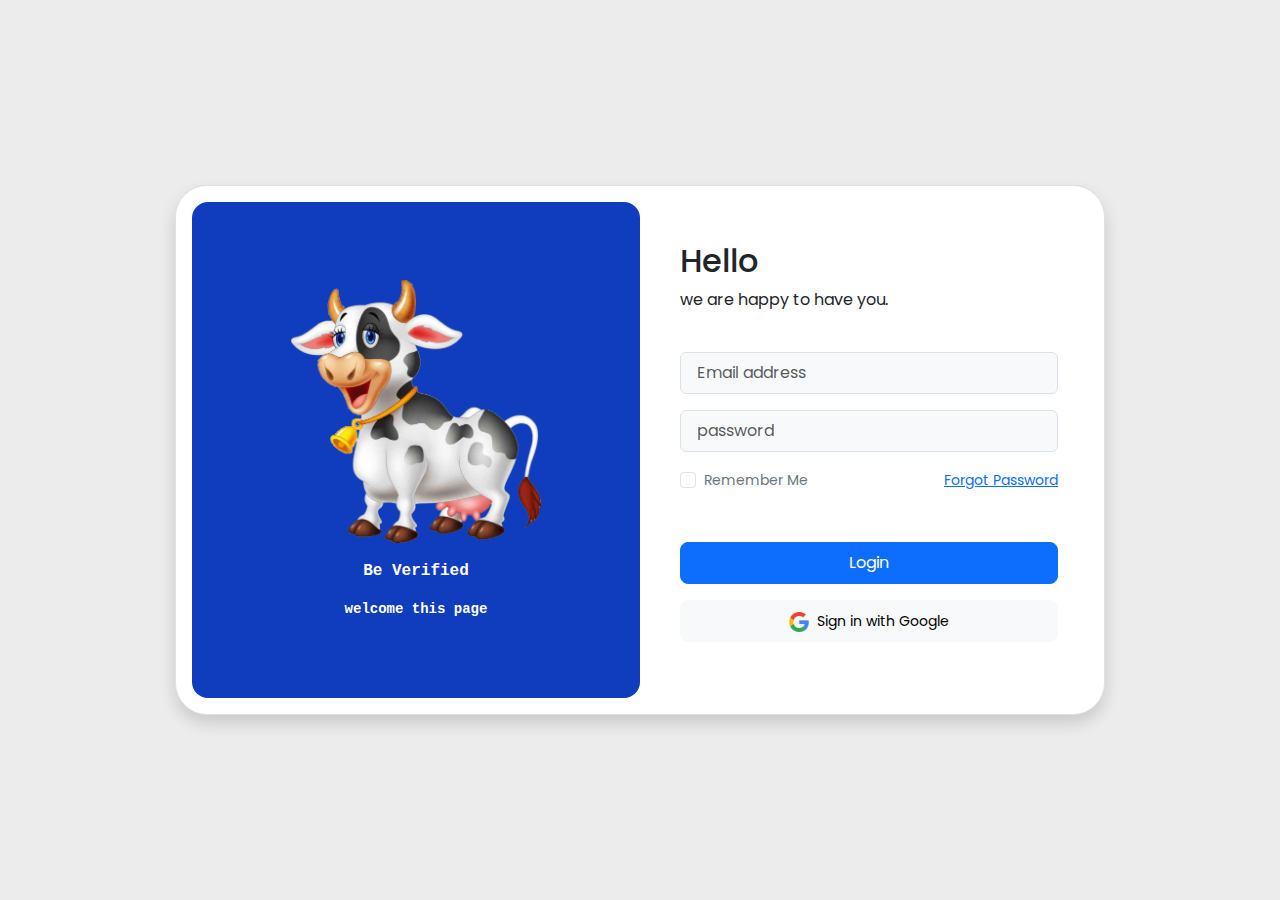
<file: client/views/index.html>
<!DOCTYPE html>
<html lang="en">
<head>
    <meta charset="UTF-8">
    <meta name="viewport" content="width=device-width, initial-scale=1.0">
    <title>Document</title>
    <link href="https://cdn.jsdelivr.net/npm/bootstrap@5.3.3/dist/css/bootstrap.min.css" rel="stylesheet" integrity="sha384-QWTKZyjpPEjISv5WaRU9OFeRpok6YctnYmDr5pNlyT2bRjXh0JMhjY6hW+ALEwIH" crossorigin="anonymous">
    <link rel="stylesheet" href="../public/css/index.css">
</head>
<body>
       
    <div class="container d-flex justify-content-center align-items-center min-vh-100 ">
        
        <div class="row border rounded-5 p-3 bg-white shadow box-area">
        
            <div class="col-md-6 rounded-4 d-flex justify-content-center align-items-center flex-column left-box" style="background: #103cbe;">
                <div class="featured-image mb-3">
                    <img src="../public/images/2.png" class="image-fluid" style="width: 250px;">
                </div>
                <p class="text-white fs-lg-3" style="font-family: 'Courier New', Courier, monospace; font-weight: 600;">Be Verified</p>
                <small class="text-white text-wrap text-center" style="font-family: 'Courier New', Courier, monospace; font-weight: 600;">welcome this page</small>
            </div>

            <div class="col-md-6 right-box">
                <div class="row align-items-center">
                    <div class="header-text mb-4">
                        <h2>Hello</h2>
                        <p>we are happy to have you.</p>
                    </div>
                    <div class="input-group mb-3">
                        <input type="text" class="form-control form-control-lg bg-light rounded fs-6" name="email" placeholder="Email address">
                        <p></p>
                    </div>
                    <div class="input-group mb-3">
                        <input type="password" class="form-control form-control-lg bg-light rounded fs-6" name="password" placeholder="password">
                        <p></p>
                    </div>
                    <div class="input-group mb-5 d-flex justify-content-between">
                        <div class="form-check">
                            <input type="checkbox" class="form-check-input" id="formCheck">
                            <label for="formCheck" class="form-check-label text-secondary"><small>Remember Me</small></label>
                        </div>
                        <div class="forgot">
                            <small><a href="#">Forgot Password</a></small>
                        </div>
                    </div>
                    <div class="input-group mb-3">
                        <button class="btn btn-lg btn-primary w-100 fs-6" >Login</button>
                    </div>
                    <div class="input-group mb-3">
                        <button class="btn btn-lg btn-light w-100 fs-6" ><img src="../public/images/google.png" style="width: 20px;" class="me-2"><small>Sign in with Google</small></button>
                    </div>
                   
                </div>
            </div>
        </div>

    </div>
    

    <script src="https://cdn.jsdelivr.net/npm/bootstrap@5.3.3/dist/js/bootstrap.bundle.min.js" integrity="sha384-YvpcrYf0tY3lHB60NNkmXc5s9fDVZLESaAA55NDzOxhy9GkcIdslK1eN7N6jIeHz" crossorigin="anonymous"></script>
</body>
</html>
</file>
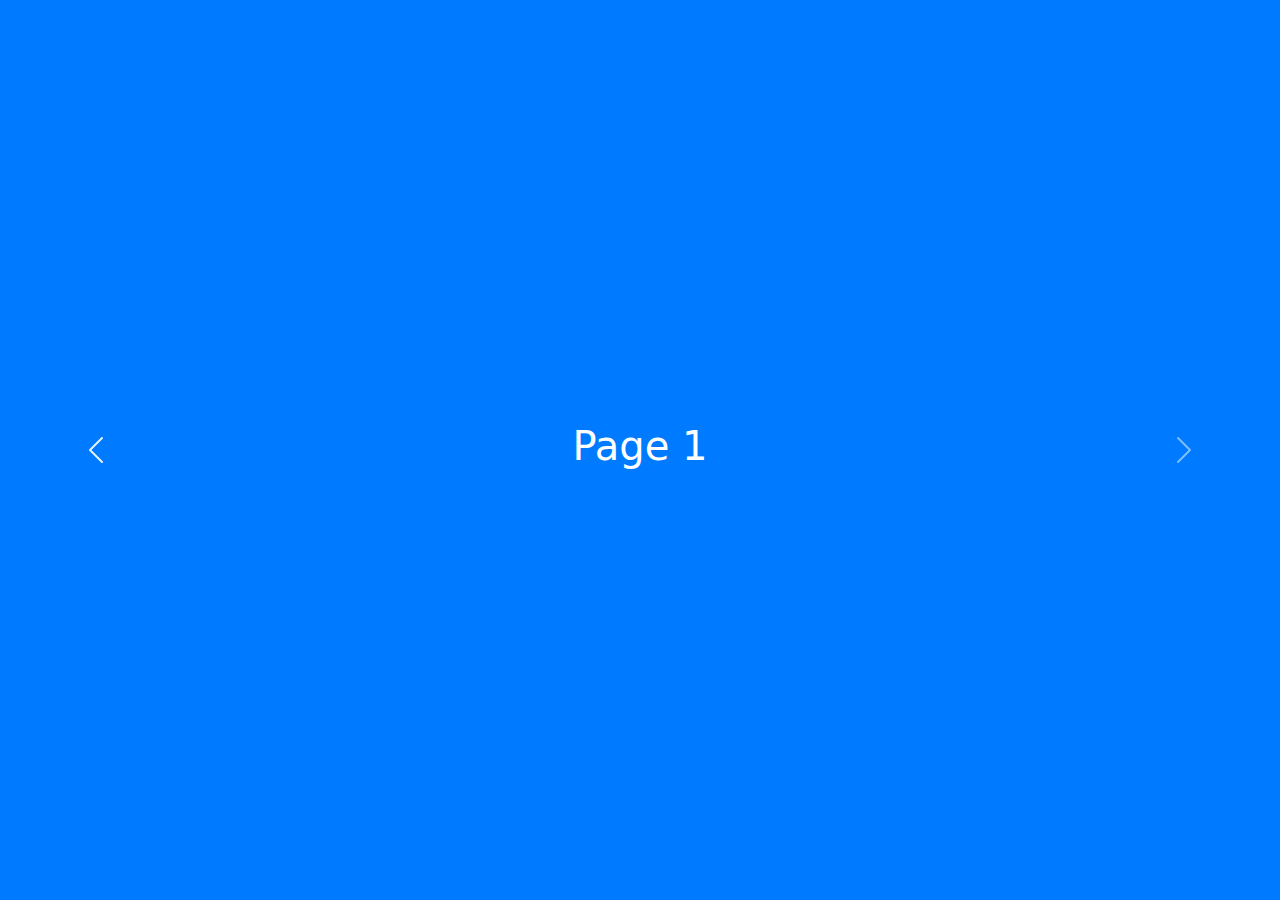
<file: client/text.html>
<!DOCTYPE html>
<html lang="en">
<head>
    <meta charset="UTF-8">
    <meta name="viewport" content="width=device-width, initial-scale=1.0">
    <title>Sliding Pages without Auto Scroll and Infinite Loop</title>
    <!-- Bootstrap 5 CSS -->
    <link href="https://cdn.jsdelivr.net/npm/bootstrap@5.3.0/dist/css/bootstrap.min.css" rel="stylesheet">
    <style>
        /* Custom styling for the divs */
        .slide-page {
            height: 100vh;
            display: flex;
            justify-content: center;
            align-items: center;
            font-size: 24px;
        }
        .page1 {
            background-color: #007bff;
            color: white;
        }
        .page2 {
            background-color: #28a745;
            color: white;
        }
    </style>
</head>
<body>

<div id="pageCarousel" class="carousel slide" data-bs-ride="false" data-bs-wrap="false">
    <div class="carousel-inner">
        <div class="carousel-item active">
            <div class="slide-page page1">
                <h1>Page 1</h1>
            </div>
        </div>
        <div class="carousel-item">
            <div class="slide-page page2">
                <h1>Page 2</h1>
            </div>
        </div>
    </div>

    <!-- Controls -->
    <button class="carousel-control-prev" type="button" data-bs-target="#pageCarousel" data-bs-slide="prev">
        <span class="carousel-control-prev-icon" aria-hidden="true"></span>
        <span class="visually-hidden">Previous</span>
    </button>
    <button class="carousel-control-next" type="button" data-bs-target="#pageCarousel" data-bs-slide="next">
        <span class="carousel-control-next-icon" aria-hidden="true"></span>
        <span class="visually-hidden">Next</span>
    </button>
</div>

<!-- Bootstrap 5 JS Bundle (includes Popper) -->
<script src="https://cdn.jsdelivr.net/npm/bootstrap@5.3.0/dist/js/bootstrap.bundle.min.js"></script>
</body>
</html>
</file>
<file: client/public/css/index.css>
@import url('https://fonts.googleapis.com/css2?family=Poppins:wght@100;200;300;400;500;600;700;800;900&display=swap');

body {
    font-family: 'poppins',sans-serif;
    background: #ececec;
}

.box-area {
    width: 930px;

}

.right-box {
    padding: 40px 30px 40px 40px;
}

::placeholder {
    font-size: 16px;
}

.input-group {
    position: relative;
}

.input-group p {
    position: absolute;
    top: 94%;
    left:5%; 
    font-size: 10px;
}


@media only screen and (max-width: 768px) {
    .box-area {
        margin: 0 10px;
    }

    .left-box {
        height: 180px;
        overflow: hidden;
        position: relative;
    }

    .right-box {
        padding: 20px; 
    }
    .left-box img {
        margin-top: 80px;
        height: 10em;
        
     }
}
</file>
